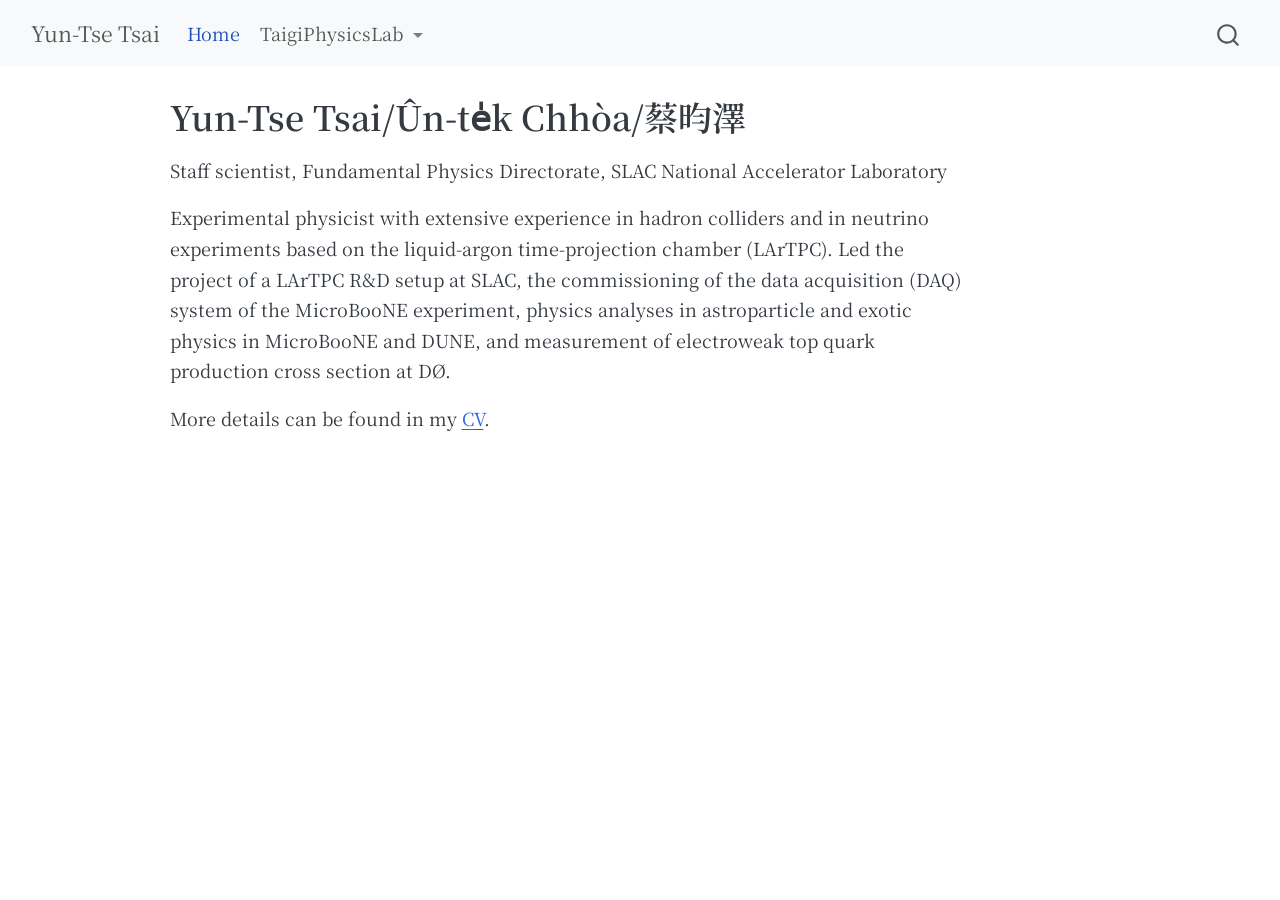
<file: index.html>
<!DOCTYPE html>
<html xmlns="http://www.w3.org/1999/xhtml" lang="en" xml:lang="en"><head>

<meta charset="utf-8">
<meta name="generator" content="quarto-1.9.38">

<meta name="viewport" content="width=device-width, initial-scale=1.0, user-scalable=yes">


<title>Yun-Tse Tsai/Ûn-te̍k Chhòa/蔡昀澤 – Yun-Tse Tsai</title>
<style>
/* Default styles provided by pandoc.
** See https://pandoc.org/MANUAL.html#variables-for-html for config info.
*/
code{white-space: pre-wrap;}
span.smallcaps{font-variant: small-caps;}
div.columns{display: flex; gap: min(4vw, 1.5em);}
div.column{flex: auto; overflow-x: auto;}
div.hanging-indent{margin-left: 1.5em; text-indent: -1.5em;}
ul.task-list{list-style: none;}
ul.task-list li input[type="checkbox"] {
  width: 0.8em;
  margin: 0 0.8em 0.2em -1em; /* quarto-specific, see https://github.com/quarto-dev/quarto-cli/issues/4556 */ 
  vertical-align: middle;
}
</style>


<script src="site_libs/quarto-nav/quarto-nav.js"></script>
<script src="site_libs/quarto-nav/headroom.min.js"></script>
<script src="site_libs/clipboard/clipboard.min.js"></script>
<script src="site_libs/quarto-search/autocomplete.umd.js"></script>
<script src="site_libs/quarto-search/fuse.min.js"></script>
<script src="site_libs/quarto-search/quarto-search.js"></script>
<meta name="quarto:offset" content="./">
<script src="site_libs/quarto-html/quarto.js" type="module"></script>
<script src="site_libs/quarto-html/tabsets/tabsets.js" type="module"></script>
<script src="site_libs/quarto-html/popper.min.js"></script>
<script src="site_libs/quarto-html/tippy.umd.min.js"></script>
<script src="site_libs/quarto-html/anchor.min.js"></script>
<link href="site_libs/quarto-html/tippy.css" rel="stylesheet">
<link href="site_libs/quarto-html/quarto-syntax-highlighting-15634bcf2e68342d4ad2dfa704d543f6.css" rel="stylesheet" id="quarto-text-highlighting-styles">
<script src="site_libs/bootstrap/bootstrap.min.js"></script>
<link href="site_libs/bootstrap/bootstrap-icons.css" rel="stylesheet">
<link href="site_libs/bootstrap/bootstrap-2f7979aa82995d478f4bcce6ed3bf4f7.min.css" rel="stylesheet" append-hash="true" id="quarto-bootstrap" data-mode="light">
<script id="quarto-search-options" type="application/json">{
  "location": "navbar",
  "copy-button": false,
  "collapse-after": 3,
  "panel-placement": "end",
  "type": "overlay",
  "limit": 50,
  "keyboard-shortcut": [
    "f",
    "/",
    "s"
  ],
  "show-item-context": false,
  "language": {
    "search-no-results-text": "No results",
    "search-matching-documents-text": "matching documents",
    "search-copy-link-title": "Copy link to search",
    "search-hide-matches-text": "Hide additional matches",
    "search-more-match-text": "more match in this document",
    "search-more-matches-text": "more matches in this document",
    "search-clear-button-title": "Clear",
    "search-text-placeholder": "",
    "search-detached-cancel-button-title": "Cancel",
    "search-submit-button-title": "Submit",
    "search-label": "Search"
  }
}</script>
<link href="https://fonts.googleapis.com/css2?family=Noto+Serif+TC:wght@300;400;500;600;700&amp;display=swap" rel="stylesheet">


<link rel="stylesheet" href="styles.css">
</head>

<body class="nav-fixed quarto-light">

<div id="quarto-search-results"></div>
  <header id="quarto-header" class="headroom fixed-top">
    <nav class="navbar navbar-expand-lg " data-bs-theme="dark">
      <div class="navbar-container container-fluid">
      <div class="navbar-brand-container mx-auto">
    <a class="navbar-brand" href="./index.html">
    <span class="navbar-title">Yun-Tse Tsai</span>
    </a>
  </div>
            <div id="quarto-search" class="" title="Search"></div>
          <button class="navbar-toggler" type="button" data-bs-toggle="collapse" data-bs-target="#navbarCollapse" aria-controls="navbarCollapse" role="menu" aria-expanded="false" aria-label="Toggle navigation" onclick="if (window.quartoToggleHeadroom) { window.quartoToggleHeadroom(); }">
  <span class="navbar-toggler-icon"></span>
</button>
          <div class="collapse navbar-collapse" id="navbarCollapse">
            <ul class="navbar-nav navbar-nav-scroll me-auto">
  <li class="nav-item">
    <a class="nav-link active" href="./index.html" aria-current="page"> 
<span class="menu-text">Home</span></a>
  </li>  
  <li class="nav-item dropdown ">
    <a class="nav-link dropdown-toggle" href="#" id="nav-menu-taigiphysicslab" role="link" data-bs-toggle="dropdown" aria-expanded="false">
 <span class="menu-text">TaigiPhysicsLab</span>
    </a>
    <ul class="dropdown-menu" aria-labelledby="nav-menu-taigiphysicslab">    
        <li>
    <a class="dropdown-item" href="./TaigiPhysicsLab/DUNE/index.html">
 <span class="dropdown-text">DUNE</span></a>
  </li>  
    </ul>
  </li>
</ul>
          </div> <!-- /navcollapse -->
            <div class="quarto-navbar-tools">
</div>
      </div> <!-- /container-fluid -->
    </nav>
</header>
<!-- content -->
<div id="quarto-content" class="quarto-container page-columns page-rows-contents page-layout-article page-navbar">
<!-- sidebar -->
<!-- margin-sidebar -->
    <div id="quarto-margin-sidebar" class="sidebar margin-sidebar zindex-bottom">
        
    </div>
<!-- main -->
<main class="content" id="quarto-document-content">

<header id="title-block-header" class="quarto-title-block default">
<div class="quarto-title">
<h1 class="title">Yun-Tse Tsai/Ûn-te̍k Chhòa/蔡昀澤</h1>
</div>



<div class="quarto-title-meta">

    
  
    
  </div>
  


</header>


<p>Staff scientist, Fundamental Physics Directorate, SLAC National Accelerator Laboratory</p>
<p>Experimental physicist with extensive experience in hadron colliders and in neutrino experiments based on the liquid-argon time-projection chamber (LArTPC). Led the project of a LArTPC R&amp;D setup at SLAC, the commissioning of the data acquisition (DAQ) system of the MicroBooNE experiment, physics analyses in astroparticle and exotic physics in MicroBooNE and DUNE, and measurement of electroweak top quark production cross section at DØ.</p>
<p>More details can be found in my <a href="assets/cv/Yun-Tse_Tsai_CV.pdf" target="_blank">CV</a>.</p>



</main> <!-- /main -->
<script id="quarto-html-after-body" type="application/javascript">
  window.document.addEventListener("DOMContentLoaded", function (event) {
    const icon = "";
    const anchorJS = new window.AnchorJS();
    anchorJS.options = {
      placement: 'right',
      icon: icon
    };
    anchorJS.add('.anchored');
    const isCodeAnnotation = (el) => {
      for (const clz of el.classList) {
        if (clz.startsWith('code-annotation-')) {                     
          return true;
        }
      }
      return false;
    }
    const onCopySuccess = function(e) {
      // button target
      const button = e.trigger;
      // don't keep focus
      button.blur();
      // flash "checked"
      button.classList.add('code-copy-button-checked');
      var currentTitle = button.getAttribute("title");
      button.setAttribute("title", "Copied!");
      let tooltip;
      if (window.bootstrap) {
        button.setAttribute("data-bs-toggle", "tooltip");
        button.setAttribute("data-bs-placement", "left");
        button.setAttribute("data-bs-title", "Copied!");
        tooltip = new bootstrap.Tooltip(button, 
          { trigger: "manual", 
            customClass: "code-copy-button-tooltip",
            offset: [0, -8]});
        tooltip.show();    
      }
      setTimeout(function() {
        if (tooltip) {
          tooltip.hide();
          button.removeAttribute("data-bs-title");
          button.removeAttribute("data-bs-toggle");
          button.removeAttribute("data-bs-placement");
        }
        button.setAttribute("title", currentTitle);
        button.classList.remove('code-copy-button-checked');
      }, 1000);
      // clear code selection
      e.clearSelection();
    }
    const getTextToCopy = function(trigger) {
      const outerScaffold = trigger.parentElement.cloneNode(true);
      const codeEl = outerScaffold.querySelector('code');
      for (const childEl of codeEl.children) {
        if (isCodeAnnotation(childEl)) {
          childEl.remove();
        }
      }
      return codeEl.innerText;
    }
    const clipboard = new window.ClipboardJS('.code-copy-button:not([data-in-quarto-modal])', {
      text: getTextToCopy
    });
    clipboard.on('success', onCopySuccess);
    if (window.document.getElementById('quarto-embedded-source-code-modal')) {
      const clipboardModal = new window.ClipboardJS('.code-copy-button[data-in-quarto-modal]', {
        text: getTextToCopy,
        container: window.document.getElementById('quarto-embedded-source-code-modal')
      });
      clipboardModal.on('success', onCopySuccess);
    }
      var localhostRegex = new RegExp(/^(?:http|https):\/\/localhost\:?[0-9]*\//);
      var mailtoRegex = new RegExp(/^mailto:/);
        var filterRegex = new RegExp("https:\/\/yuntsebaryon\.github\.io\/");
      var isInternal = (href) => {
          return filterRegex.test(href) || localhostRegex.test(href) || mailtoRegex.test(href);
      }
      // Inspect non-navigation links and adorn them if external
     var links = window.document.querySelectorAll('a[href]:not(.nav-link):not(.navbar-brand):not(.toc-action):not(.sidebar-link):not(.sidebar-item-toggle):not(.pagination-link):not(.no-external):not([aria-hidden]):not(.dropdown-item):not(.quarto-navigation-tool):not(.about-link)');
      for (var i=0; i<links.length; i++) {
        const link = links[i];
        if (!isInternal(link.href)) {
          // undo the damage that might have been done by quarto-nav.js in the case of
          // links that we want to consider external
          if (link.dataset.originalHref !== undefined) {
            link.href = link.dataset.originalHref;
          }
        }
      }
    function tippyHover(el, contentFn, onTriggerFn, onUntriggerFn) {
      const config = {
        allowHTML: true,
        maxWidth: 500,
        delay: 100,
        arrow: false,
        appendTo: function(el) {
            return el.parentElement;
        },
        interactive: true,
        interactiveBorder: 10,
        theme: 'quarto',
        placement: 'bottom-start',
      };
      if (contentFn) {
        config.content = contentFn;
      }
      if (onTriggerFn) {
        config.onTrigger = onTriggerFn;
      }
      if (onUntriggerFn) {
        config.onUntrigger = onUntriggerFn;
      }
      window.tippy(el, config); 
    }
    const noterefs = window.document.querySelectorAll('a[role="doc-noteref"]');
    for (var i=0; i<noterefs.length; i++) {
      const ref = noterefs[i];
      tippyHover(ref, function() {
        // use id or data attribute instead here
        let href = ref.getAttribute('data-footnote-href') || ref.getAttribute('href');
        try { href = new URL(href).hash; } catch {}
        const id = href.replace(/^#\/?/, "");
        const note = window.document.getElementById(id);
        if (note) {
          return note.innerHTML;
        } else {
          return "";
        }
      });
    }
    const xrefs = window.document.querySelectorAll('a.quarto-xref');
    const processXRef = (id, note) => {
      // Strip column container classes
      const stripColumnClz = (el) => {
        el.classList.remove("page-full", "page-columns");
        if (el.children) {
          for (const child of el.children) {
            stripColumnClz(child);
          }
        }
      }
      stripColumnClz(note)
      if (id === null || id.startsWith('sec-')) {
        // Special case sections, only their first couple elements
        const container = document.createElement("div");
        if (note.children && note.children.length > 2) {
          container.appendChild(note.children[0].cloneNode(true));
          for (let i = 1; i < note.children.length; i++) {
            const child = note.children[i];
            if (child.tagName === "P" && child.innerText === "") {
              continue;
            } else {
              container.appendChild(child.cloneNode(true));
              break;
            }
          }
          if (window.Quarto?.typesetMath) {
            window.Quarto.typesetMath(container);
          }
          return container.innerHTML
        } else {
          if (window.Quarto?.typesetMath) {
            window.Quarto.typesetMath(note);
          }
          return note.innerHTML;
        }
      } else {
        // Remove any anchor links if they are present
        const anchorLink = note.querySelector('a.anchorjs-link');
        if (anchorLink) {
          anchorLink.remove();
        }
        if (window.Quarto?.typesetMath) {
          window.Quarto.typesetMath(note);
        }
        if (note.classList.contains("callout")) {
          return note.outerHTML;
        } else {
          return note.innerHTML;
        }
      }
    }
    for (var i=0; i<xrefs.length; i++) {
      const xref = xrefs[i];
      tippyHover(xref, undefined, function(instance) {
        instance.disable();
        let url = xref.getAttribute('href');
        let hash = undefined; 
        if (url.startsWith('#')) {
          hash = url;
        } else {
          try { hash = new URL(url).hash; } catch {}
        }
        if (hash) {
          const id = hash.replace(/^#\/?/, "");
          const note = window.document.getElementById(id);
          if (note !== null) {
            try {
              const html = processXRef(id, note.cloneNode(true));
              instance.setContent(html);
            } finally {
              instance.enable();
              instance.show();
            }
          } else {
            // See if we can fetch this
            fetch(url.split('#')[0])
            .then(res => res.text())
            .then(html => {
              const parser = new DOMParser();
              const htmlDoc = parser.parseFromString(html, "text/html");
              const note = htmlDoc.getElementById(id);
              if (note !== null) {
                const html = processXRef(id, note);
                instance.setContent(html);
              } 
            }).finally(() => {
              instance.enable();
              instance.show();
            });
          }
        } else {
          // See if we can fetch a full url (with no hash to target)
          // This is a special case and we should probably do some content thinning / targeting
          fetch(url)
          .then(res => res.text())
          .then(html => {
            const parser = new DOMParser();
            const htmlDoc = parser.parseFromString(html, "text/html");
            const note = htmlDoc.querySelector('main.content');
            if (note !== null) {
              // This should only happen for chapter cross references
              // (since there is no id in the URL)
              // remove the first header
              if (note.children.length > 0 && note.children[0].tagName === "HEADER") {
                note.children[0].remove();
              }
              const html = processXRef(null, note);
              instance.setContent(html);
            } 
          }).finally(() => {
            instance.enable();
            instance.show();
          });
        }
      }, function(instance) {
      });
    }
        let selectedAnnoteEl;
        const selectorForAnnotation = ( cell, annotation) => {
          let cellAttr = 'data-code-cell="' + cell + '"';
          let lineAttr = 'data-code-annotation="' +  annotation + '"';
          const selector = 'span[' + cellAttr + '][' + lineAttr + ']';
          return selector;
        }
        const selectCodeLines = (annoteEl) => {
          const doc = window.document;
          const targetCell = annoteEl.getAttribute("data-target-cell");
          const targetAnnotation = annoteEl.getAttribute("data-target-annotation");
          const annoteSpan = window.document.querySelector(selectorForAnnotation(targetCell, targetAnnotation));
          const lines = annoteSpan.getAttribute("data-code-lines").split(",");
          const lineIds = lines.map((line) => {
            return targetCell + "-" + line;
          })
          let top = null;
          let height = null;
          let parent = null;
          if (lineIds.length > 0) {
              //compute the position of the single el (top and bottom and make a div)
              const el = window.document.getElementById(lineIds[0]);
              top = el.offsetTop;
              height = el.offsetHeight;
              parent = el.parentElement.parentElement;
            if (lineIds.length > 1) {
              const lastEl = window.document.getElementById(lineIds[lineIds.length - 1]);
              const bottom = lastEl.offsetTop + lastEl.offsetHeight;
              height = bottom - top;
            }
            if (top !== null && height !== null && parent !== null) {
              // cook up a div (if necessary) and position it 
              let div = window.document.getElementById("code-annotation-line-highlight");
              if (div === null) {
                div = window.document.createElement("div");
                div.setAttribute("id", "code-annotation-line-highlight");
                div.style.position = 'absolute';
                parent.appendChild(div);
              }
              div.style.top = top - 2 + "px";
              div.style.height = height + 4 + "px";
              div.style.left = 0;
              let gutterDiv = window.document.getElementById("code-annotation-line-highlight-gutter");
              if (gutterDiv === null) {
                gutterDiv = window.document.createElement("div");
                gutterDiv.setAttribute("id", "code-annotation-line-highlight-gutter");
                gutterDiv.style.position = 'absolute';
                const codeCell = window.document.getElementById(targetCell);
                const gutter = codeCell.querySelector('.code-annotation-gutter');
                gutter.appendChild(gutterDiv);
              }
              gutterDiv.style.top = top - 2 + "px";
              gutterDiv.style.height = height + 4 + "px";
            }
            selectedAnnoteEl = annoteEl;
          }
        };
        const unselectCodeLines = () => {
          const elementsIds = ["code-annotation-line-highlight", "code-annotation-line-highlight-gutter"];
          elementsIds.forEach((elId) => {
            const div = window.document.getElementById(elId);
            if (div) {
              div.remove();
            }
          });
          selectedAnnoteEl = undefined;
        };
          // Handle positioning of the toggle
      window.addEventListener(
        "resize",
        throttle(() => {
          elRect = undefined;
          if (selectedAnnoteEl) {
            selectCodeLines(selectedAnnoteEl);
          }
        }, 10)
      );
      function throttle(fn, ms) {
      let throttle = false;
      let timer;
        return (...args) => {
          if(!throttle) { // first call gets through
              fn.apply(this, args);
              throttle = true;
          } else { // all the others get throttled
              if(timer) clearTimeout(timer); // cancel #2
              timer = setTimeout(() => {
                fn.apply(this, args);
                timer = throttle = false;
              }, ms);
          }
        };
      }
        // Attach click handler to the DT
        const annoteDls = window.document.querySelectorAll('dt[data-target-cell]');
        for (const annoteDlNode of annoteDls) {
          annoteDlNode.addEventListener('click', (event) => {
            const clickedEl = event.target;
            if (clickedEl !== selectedAnnoteEl) {
              unselectCodeLines();
              const activeEl = window.document.querySelector('dt[data-target-cell].code-annotation-active');
              if (activeEl) {
                activeEl.classList.remove('code-annotation-active');
              }
              selectCodeLines(clickedEl);
              clickedEl.classList.add('code-annotation-active');
            } else {
              // Unselect the line
              unselectCodeLines();
              clickedEl.classList.remove('code-annotation-active');
            }
          });
        }
    const findCites = (el) => {
      const parentEl = el.parentElement;
      if (parentEl) {
        const cites = parentEl.dataset.cites;
        if (cites) {
          return {
            el,
            cites: cites.split(' ')
          };
        } else {
          return findCites(el.parentElement)
        }
      } else {
        return undefined;
      }
    };
    var bibliorefs = window.document.querySelectorAll('a[role="doc-biblioref"]');
    for (var i=0; i<bibliorefs.length; i++) {
      const ref = bibliorefs[i];
      const citeInfo = findCites(ref);
      if (citeInfo) {
        tippyHover(citeInfo.el, function() {
          var popup = window.document.createElement('div');
          citeInfo.cites.forEach(function(cite) {
            var citeDiv = window.document.createElement('div');
            citeDiv.classList.add('hanging-indent');
            citeDiv.classList.add('csl-entry');
            var biblioDiv = window.document.getElementById('ref-' + cite);
            if (biblioDiv) {
              citeDiv.innerHTML = biblioDiv.innerHTML;
            }
            popup.appendChild(citeDiv);
          });
          return popup.innerHTML;
        });
      }
    }
  });
  </script>
</div> <!-- /content -->




</body></html>
</file>
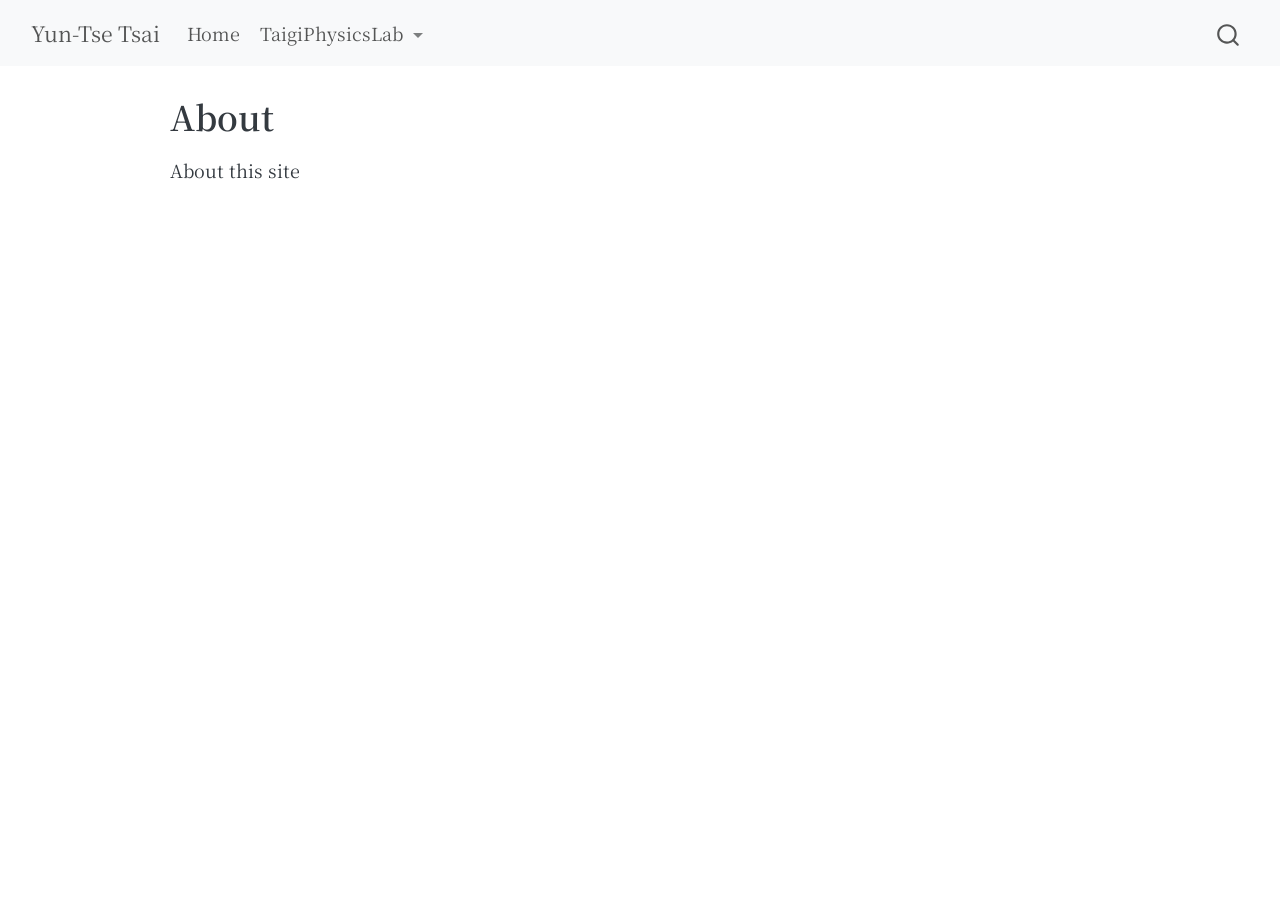
<file: about.html>
<!DOCTYPE html>
<html xmlns="http://www.w3.org/1999/xhtml" lang="en" xml:lang="en"><head>

<meta charset="utf-8">
<meta name="generator" content="quarto-1.9.38">

<meta name="viewport" content="width=device-width, initial-scale=1.0, user-scalable=yes">


<title>About – Yun-Tse Tsai</title>
<style>
/* Default styles provided by pandoc.
** See https://pandoc.org/MANUAL.html#variables-for-html for config info.
*/
code{white-space: pre-wrap;}
span.smallcaps{font-variant: small-caps;}
div.columns{display: flex; gap: min(4vw, 1.5em);}
div.column{flex: auto; overflow-x: auto;}
div.hanging-indent{margin-left: 1.5em; text-indent: -1.5em;}
ul.task-list{list-style: none;}
ul.task-list li input[type="checkbox"] {
  width: 0.8em;
  margin: 0 0.8em 0.2em -1em; /* quarto-specific, see https://github.com/quarto-dev/quarto-cli/issues/4556 */ 
  vertical-align: middle;
}
</style>


<script src="site_libs/quarto-nav/quarto-nav.js"></script>
<script src="site_libs/quarto-nav/headroom.min.js"></script>
<script src="site_libs/clipboard/clipboard.min.js"></script>
<script src="site_libs/quarto-search/autocomplete.umd.js"></script>
<script src="site_libs/quarto-search/fuse.min.js"></script>
<script src="site_libs/quarto-search/quarto-search.js"></script>
<meta name="quarto:offset" content="./">
<script src="site_libs/quarto-html/quarto.js" type="module"></script>
<script src="site_libs/quarto-html/tabsets/tabsets.js" type="module"></script>
<script src="site_libs/quarto-html/popper.min.js"></script>
<script src="site_libs/quarto-html/tippy.umd.min.js"></script>
<script src="site_libs/quarto-html/anchor.min.js"></script>
<link href="site_libs/quarto-html/tippy.css" rel="stylesheet">
<link href="site_libs/quarto-html/quarto-syntax-highlighting-15634bcf2e68342d4ad2dfa704d543f6.css" rel="stylesheet" id="quarto-text-highlighting-styles">
<script src="site_libs/bootstrap/bootstrap.min.js"></script>
<link href="site_libs/bootstrap/bootstrap-icons.css" rel="stylesheet">
<link href="site_libs/bootstrap/bootstrap-2f7979aa82995d478f4bcce6ed3bf4f7.min.css" rel="stylesheet" append-hash="true" id="quarto-bootstrap" data-mode="light">
<script id="quarto-search-options" type="application/json">{
  "location": "navbar",
  "copy-button": false,
  "collapse-after": 3,
  "panel-placement": "end",
  "type": "overlay",
  "limit": 50,
  "keyboard-shortcut": [
    "f",
    "/",
    "s"
  ],
  "show-item-context": false,
  "language": {
    "search-no-results-text": "No results",
    "search-matching-documents-text": "matching documents",
    "search-copy-link-title": "Copy link to search",
    "search-hide-matches-text": "Hide additional matches",
    "search-more-match-text": "more match in this document",
    "search-more-matches-text": "more matches in this document",
    "search-clear-button-title": "Clear",
    "search-text-placeholder": "",
    "search-detached-cancel-button-title": "Cancel",
    "search-submit-button-title": "Submit",
    "search-label": "Search"
  }
}</script>
<link href="https://fonts.googleapis.com/css2?family=Noto+Serif+TC:wght@300;400;500;600;700&amp;display=swap" rel="stylesheet">


<link rel="stylesheet" href="styles.css">
</head>

<body class="nav-fixed quarto-light">

<div id="quarto-search-results"></div>
  <header id="quarto-header" class="headroom fixed-top">
    <nav class="navbar navbar-expand-lg " data-bs-theme="dark">
      <div class="navbar-container container-fluid">
      <div class="navbar-brand-container mx-auto">
    <a class="navbar-brand" href="./index.html">
    <span class="navbar-title">Yun-Tse Tsai</span>
    </a>
  </div>
            <div id="quarto-search" class="" title="Search"></div>
          <button class="navbar-toggler" type="button" data-bs-toggle="collapse" data-bs-target="#navbarCollapse" aria-controls="navbarCollapse" role="menu" aria-expanded="false" aria-label="Toggle navigation" onclick="if (window.quartoToggleHeadroom) { window.quartoToggleHeadroom(); }">
  <span class="navbar-toggler-icon"></span>
</button>
          <div class="collapse navbar-collapse" id="navbarCollapse">
            <ul class="navbar-nav navbar-nav-scroll me-auto">
  <li class="nav-item">
    <a class="nav-link" href="./index.html"> 
<span class="menu-text">Home</span></a>
  </li>  
  <li class="nav-item dropdown ">
    <a class="nav-link dropdown-toggle" href="#" id="nav-menu-taigiphysicslab" role="link" data-bs-toggle="dropdown" aria-expanded="false">
 <span class="menu-text">TaigiPhysicsLab</span>
    </a>
    <ul class="dropdown-menu" aria-labelledby="nav-menu-taigiphysicslab">    
        <li>
    <a class="dropdown-item" href="./TaigiPhysicsLab/DUNE/index.html">
 <span class="dropdown-text">DUNE</span></a>
  </li>  
    </ul>
  </li>
</ul>
          </div> <!-- /navcollapse -->
            <div class="quarto-navbar-tools">
</div>
      </div> <!-- /container-fluid -->
    </nav>
</header>
<!-- content -->
<div id="quarto-content" class="quarto-container page-columns page-rows-contents page-layout-article page-navbar">
<!-- sidebar -->
<!-- margin-sidebar -->
    <div id="quarto-margin-sidebar" class="sidebar margin-sidebar zindex-bottom">
        
    </div>
<!-- main -->
<main class="content" id="quarto-document-content">

<header id="title-block-header" class="quarto-title-block default">
<div class="quarto-title">
<h1 class="title">About</h1>
</div>



<div class="quarto-title-meta">

    
  
    
  </div>
  


</header>


<p>About this site</p>



</main> <!-- /main -->
<script id="quarto-html-after-body" type="application/javascript">
  window.document.addEventListener("DOMContentLoaded", function (event) {
    const icon = "";
    const anchorJS = new window.AnchorJS();
    anchorJS.options = {
      placement: 'right',
      icon: icon
    };
    anchorJS.add('.anchored');
    const isCodeAnnotation = (el) => {
      for (const clz of el.classList) {
        if (clz.startsWith('code-annotation-')) {                     
          return true;
        }
      }
      return false;
    }
    const onCopySuccess = function(e) {
      // button target
      const button = e.trigger;
      // don't keep focus
      button.blur();
      // flash "checked"
      button.classList.add('code-copy-button-checked');
      var currentTitle = button.getAttribute("title");
      button.setAttribute("title", "Copied!");
      let tooltip;
      if (window.bootstrap) {
        button.setAttribute("data-bs-toggle", "tooltip");
        button.setAttribute("data-bs-placement", "left");
        button.setAttribute("data-bs-title", "Copied!");
        tooltip = new bootstrap.Tooltip(button, 
          { trigger: "manual", 
            customClass: "code-copy-button-tooltip",
            offset: [0, -8]});
        tooltip.show();    
      }
      setTimeout(function() {
        if (tooltip) {
          tooltip.hide();
          button.removeAttribute("data-bs-title");
          button.removeAttribute("data-bs-toggle");
          button.removeAttribute("data-bs-placement");
        }
        button.setAttribute("title", currentTitle);
        button.classList.remove('code-copy-button-checked');
      }, 1000);
      // clear code selection
      e.clearSelection();
    }
    const getTextToCopy = function(trigger) {
      const outerScaffold = trigger.parentElement.cloneNode(true);
      const codeEl = outerScaffold.querySelector('code');
      for (const childEl of codeEl.children) {
        if (isCodeAnnotation(childEl)) {
          childEl.remove();
        }
      }
      return codeEl.innerText;
    }
    const clipboard = new window.ClipboardJS('.code-copy-button:not([data-in-quarto-modal])', {
      text: getTextToCopy
    });
    clipboard.on('success', onCopySuccess);
    if (window.document.getElementById('quarto-embedded-source-code-modal')) {
      const clipboardModal = new window.ClipboardJS('.code-copy-button[data-in-quarto-modal]', {
        text: getTextToCopy,
        container: window.document.getElementById('quarto-embedded-source-code-modal')
      });
      clipboardModal.on('success', onCopySuccess);
    }
      var localhostRegex = new RegExp(/^(?:http|https):\/\/localhost\:?[0-9]*\//);
      var mailtoRegex = new RegExp(/^mailto:/);
        var filterRegex = new RegExp("https:\/\/yuntsebaryon\.github\.io\/");
      var isInternal = (href) => {
          return filterRegex.test(href) || localhostRegex.test(href) || mailtoRegex.test(href);
      }
      // Inspect non-navigation links and adorn them if external
     var links = window.document.querySelectorAll('a[href]:not(.nav-link):not(.navbar-brand):not(.toc-action):not(.sidebar-link):not(.sidebar-item-toggle):not(.pagination-link):not(.no-external):not([aria-hidden]):not(.dropdown-item):not(.quarto-navigation-tool):not(.about-link)');
      for (var i=0; i<links.length; i++) {
        const link = links[i];
        if (!isInternal(link.href)) {
          // undo the damage that might have been done by quarto-nav.js in the case of
          // links that we want to consider external
          if (link.dataset.originalHref !== undefined) {
            link.href = link.dataset.originalHref;
          }
        }
      }
    function tippyHover(el, contentFn, onTriggerFn, onUntriggerFn) {
      const config = {
        allowHTML: true,
        maxWidth: 500,
        delay: 100,
        arrow: false,
        appendTo: function(el) {
            return el.parentElement;
        },
        interactive: true,
        interactiveBorder: 10,
        theme: 'quarto',
        placement: 'bottom-start',
      };
      if (contentFn) {
        config.content = contentFn;
      }
      if (onTriggerFn) {
        config.onTrigger = onTriggerFn;
      }
      if (onUntriggerFn) {
        config.onUntrigger = onUntriggerFn;
      }
      window.tippy(el, config); 
    }
    const noterefs = window.document.querySelectorAll('a[role="doc-noteref"]');
    for (var i=0; i<noterefs.length; i++) {
      const ref = noterefs[i];
      tippyHover(ref, function() {
        // use id or data attribute instead here
        let href = ref.getAttribute('data-footnote-href') || ref.getAttribute('href');
        try { href = new URL(href).hash; } catch {}
        const id = href.replace(/^#\/?/, "");
        const note = window.document.getElementById(id);
        if (note) {
          return note.innerHTML;
        } else {
          return "";
        }
      });
    }
    const xrefs = window.document.querySelectorAll('a.quarto-xref');
    const processXRef = (id, note) => {
      // Strip column container classes
      const stripColumnClz = (el) => {
        el.classList.remove("page-full", "page-columns");
        if (el.children) {
          for (const child of el.children) {
            stripColumnClz(child);
          }
        }
      }
      stripColumnClz(note)
      if (id === null || id.startsWith('sec-')) {
        // Special case sections, only their first couple elements
        const container = document.createElement("div");
        if (note.children && note.children.length > 2) {
          container.appendChild(note.children[0].cloneNode(true));
          for (let i = 1; i < note.children.length; i++) {
            const child = note.children[i];
            if (child.tagName === "P" && child.innerText === "") {
              continue;
            } else {
              container.appendChild(child.cloneNode(true));
              break;
            }
          }
          if (window.Quarto?.typesetMath) {
            window.Quarto.typesetMath(container);
          }
          return container.innerHTML
        } else {
          if (window.Quarto?.typesetMath) {
            window.Quarto.typesetMath(note);
          }
          return note.innerHTML;
        }
      } else {
        // Remove any anchor links if they are present
        const anchorLink = note.querySelector('a.anchorjs-link');
        if (anchorLink) {
          anchorLink.remove();
        }
        if (window.Quarto?.typesetMath) {
          window.Quarto.typesetMath(note);
        }
        if (note.classList.contains("callout")) {
          return note.outerHTML;
        } else {
          return note.innerHTML;
        }
      }
    }
    for (var i=0; i<xrefs.length; i++) {
      const xref = xrefs[i];
      tippyHover(xref, undefined, function(instance) {
        instance.disable();
        let url = xref.getAttribute('href');
        let hash = undefined; 
        if (url.startsWith('#')) {
          hash = url;
        } else {
          try { hash = new URL(url).hash; } catch {}
        }
        if (hash) {
          const id = hash.replace(/^#\/?/, "");
          const note = window.document.getElementById(id);
          if (note !== null) {
            try {
              const html = processXRef(id, note.cloneNode(true));
              instance.setContent(html);
            } finally {
              instance.enable();
              instance.show();
            }
          } else {
            // See if we can fetch this
            fetch(url.split('#')[0])
            .then(res => res.text())
            .then(html => {
              const parser = new DOMParser();
              const htmlDoc = parser.parseFromString(html, "text/html");
              const note = htmlDoc.getElementById(id);
              if (note !== null) {
                const html = processXRef(id, note);
                instance.setContent(html);
              } 
            }).finally(() => {
              instance.enable();
              instance.show();
            });
          }
        } else {
          // See if we can fetch a full url (with no hash to target)
          // This is a special case and we should probably do some content thinning / targeting
          fetch(url)
          .then(res => res.text())
          .then(html => {
            const parser = new DOMParser();
            const htmlDoc = parser.parseFromString(html, "text/html");
            const note = htmlDoc.querySelector('main.content');
            if (note !== null) {
              // This should only happen for chapter cross references
              // (since there is no id in the URL)
              // remove the first header
              if (note.children.length > 0 && note.children[0].tagName === "HEADER") {
                note.children[0].remove();
              }
              const html = processXRef(null, note);
              instance.setContent(html);
            } 
          }).finally(() => {
            instance.enable();
            instance.show();
          });
        }
      }, function(instance) {
      });
    }
        let selectedAnnoteEl;
        const selectorForAnnotation = ( cell, annotation) => {
          let cellAttr = 'data-code-cell="' + cell + '"';
          let lineAttr = 'data-code-annotation="' +  annotation + '"';
          const selector = 'span[' + cellAttr + '][' + lineAttr + ']';
          return selector;
        }
        const selectCodeLines = (annoteEl) => {
          const doc = window.document;
          const targetCell = annoteEl.getAttribute("data-target-cell");
          const targetAnnotation = annoteEl.getAttribute("data-target-annotation");
          const annoteSpan = window.document.querySelector(selectorForAnnotation(targetCell, targetAnnotation));
          const lines = annoteSpan.getAttribute("data-code-lines").split(",");
          const lineIds = lines.map((line) => {
            return targetCell + "-" + line;
          })
          let top = null;
          let height = null;
          let parent = null;
          if (lineIds.length > 0) {
              //compute the position of the single el (top and bottom and make a div)
              const el = window.document.getElementById(lineIds[0]);
              top = el.offsetTop;
              height = el.offsetHeight;
              parent = el.parentElement.parentElement;
            if (lineIds.length > 1) {
              const lastEl = window.document.getElementById(lineIds[lineIds.length - 1]);
              const bottom = lastEl.offsetTop + lastEl.offsetHeight;
              height = bottom - top;
            }
            if (top !== null && height !== null && parent !== null) {
              // cook up a div (if necessary) and position it 
              let div = window.document.getElementById("code-annotation-line-highlight");
              if (div === null) {
                div = window.document.createElement("div");
                div.setAttribute("id", "code-annotation-line-highlight");
                div.style.position = 'absolute';
                parent.appendChild(div);
              }
              div.style.top = top - 2 + "px";
              div.style.height = height + 4 + "px";
              div.style.left = 0;
              let gutterDiv = window.document.getElementById("code-annotation-line-highlight-gutter");
              if (gutterDiv === null) {
                gutterDiv = window.document.createElement("div");
                gutterDiv.setAttribute("id", "code-annotation-line-highlight-gutter");
                gutterDiv.style.position = 'absolute';
                const codeCell = window.document.getElementById(targetCell);
                const gutter = codeCell.querySelector('.code-annotation-gutter');
                gutter.appendChild(gutterDiv);
              }
              gutterDiv.style.top = top - 2 + "px";
              gutterDiv.style.height = height + 4 + "px";
            }
            selectedAnnoteEl = annoteEl;
          }
        };
        const unselectCodeLines = () => {
          const elementsIds = ["code-annotation-line-highlight", "code-annotation-line-highlight-gutter"];
          elementsIds.forEach((elId) => {
            const div = window.document.getElementById(elId);
            if (div) {
              div.remove();
            }
          });
          selectedAnnoteEl = undefined;
        };
          // Handle positioning of the toggle
      window.addEventListener(
        "resize",
        throttle(() => {
          elRect = undefined;
          if (selectedAnnoteEl) {
            selectCodeLines(selectedAnnoteEl);
          }
        }, 10)
      );
      function throttle(fn, ms) {
      let throttle = false;
      let timer;
        return (...args) => {
          if(!throttle) { // first call gets through
              fn.apply(this, args);
              throttle = true;
          } else { // all the others get throttled
              if(timer) clearTimeout(timer); // cancel #2
              timer = setTimeout(() => {
                fn.apply(this, args);
                timer = throttle = false;
              }, ms);
          }
        };
      }
        // Attach click handler to the DT
        const annoteDls = window.document.querySelectorAll('dt[data-target-cell]');
        for (const annoteDlNode of annoteDls) {
          annoteDlNode.addEventListener('click', (event) => {
            const clickedEl = event.target;
            if (clickedEl !== selectedAnnoteEl) {
              unselectCodeLines();
              const activeEl = window.document.querySelector('dt[data-target-cell].code-annotation-active');
              if (activeEl) {
                activeEl.classList.remove('code-annotation-active');
              }
              selectCodeLines(clickedEl);
              clickedEl.classList.add('code-annotation-active');
            } else {
              // Unselect the line
              unselectCodeLines();
              clickedEl.classList.remove('code-annotation-active');
            }
          });
        }
    const findCites = (el) => {
      const parentEl = el.parentElement;
      if (parentEl) {
        const cites = parentEl.dataset.cites;
        if (cites) {
          return {
            el,
            cites: cites.split(' ')
          };
        } else {
          return findCites(el.parentElement)
        }
      } else {
        return undefined;
      }
    };
    var bibliorefs = window.document.querySelectorAll('a[role="doc-biblioref"]');
    for (var i=0; i<bibliorefs.length; i++) {
      const ref = bibliorefs[i];
      const citeInfo = findCites(ref);
      if (citeInfo) {
        tippyHover(citeInfo.el, function() {
          var popup = window.document.createElement('div');
          citeInfo.cites.forEach(function(cite) {
            var citeDiv = window.document.createElement('div');
            citeDiv.classList.add('hanging-indent');
            citeDiv.classList.add('csl-entry');
            var biblioDiv = window.document.getElementById('ref-' + cite);
            if (biblioDiv) {
              citeDiv.innerHTML = biblioDiv.innerHTML;
            }
            popup.appendChild(citeDiv);
          });
          return popup.innerHTML;
        });
      }
    }
  });
  </script>
</div> <!-- /content -->




</body></html>
</file>
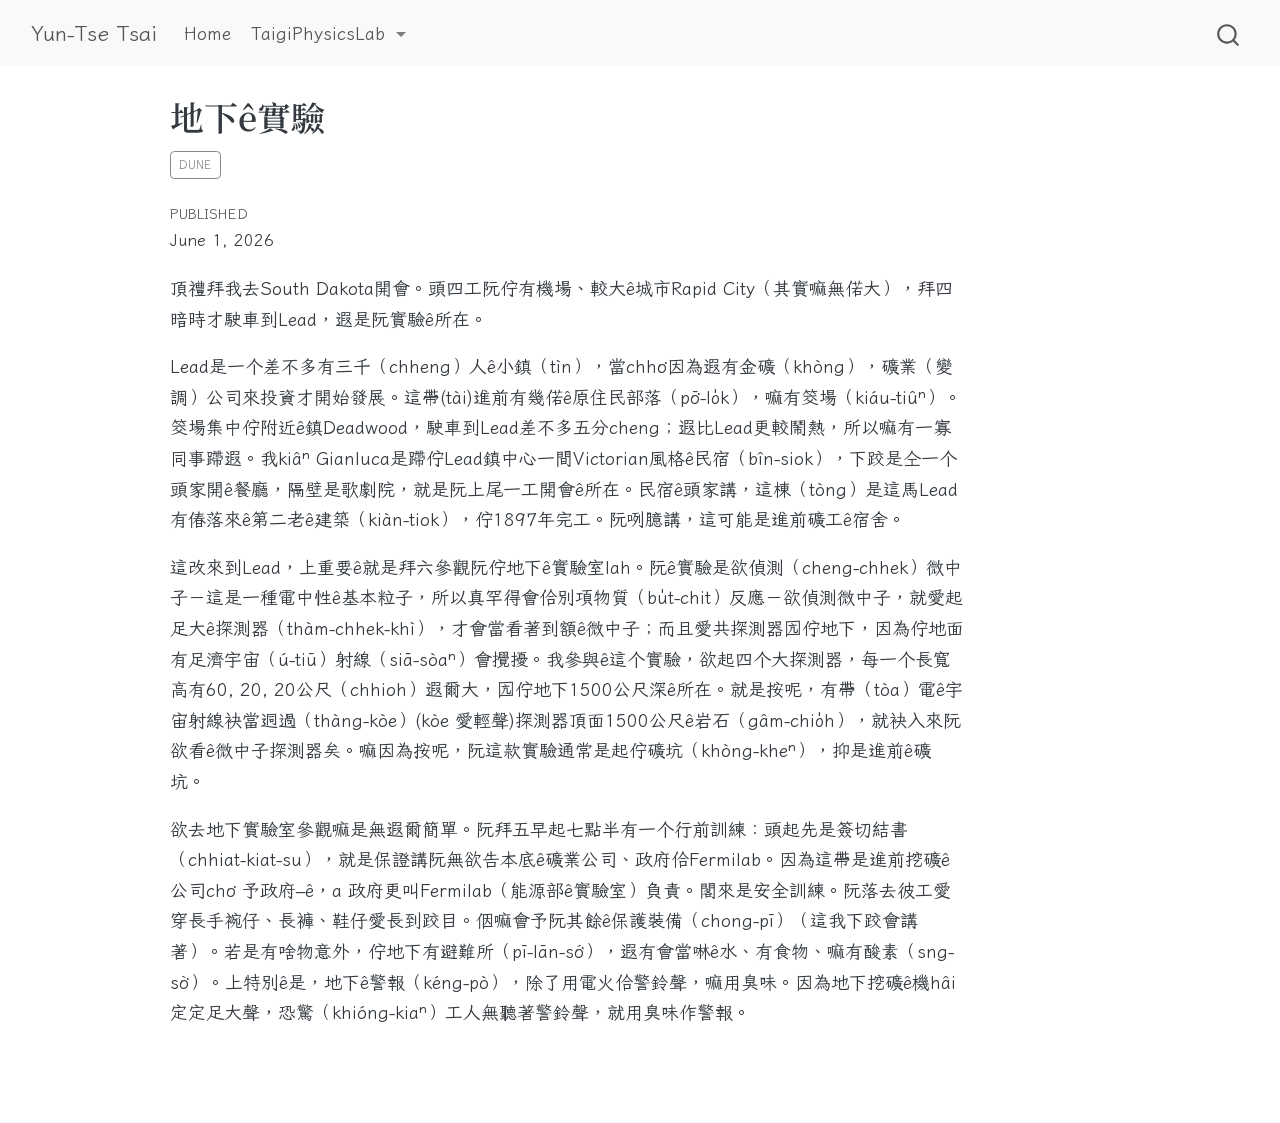
<file: TaigiPhysicsLab/DUNE/Te7-ha7-e5-sit8-giam7.html>
<!DOCTYPE html>
<html xmlns="http://www.w3.org/1999/xhtml" lang="en" xml:lang="en"><head>

<meta charset="utf-8">
<meta name="generator" content="quarto-1.9.38">

<meta name="viewport" content="width=device-width, initial-scale=1.0, user-scalable=yes">

<meta name="dcterms.date" content="2026-06-01">

<title>地下ê實驗 – Yun-Tse Tsai</title>
<style>
/* Default styles provided by pandoc.
** See https://pandoc.org/MANUAL.html#variables-for-html for config info.
*/
code{white-space: pre-wrap;}
span.smallcaps{font-variant: small-caps;}
div.columns{display: flex; gap: min(4vw, 1.5em);}
div.column{flex: auto; overflow-x: auto;}
div.hanging-indent{margin-left: 1.5em; text-indent: -1.5em;}
ul.task-list{list-style: none;}
ul.task-list li input[type="checkbox"] {
  width: 0.8em;
  margin: 0 0.8em 0.2em -1em; /* quarto-specific, see https://github.com/quarto-dev/quarto-cli/issues/4556 */ 
  vertical-align: middle;
}
</style>


<script src="../../site_libs/quarto-nav/quarto-nav.js"></script>
<script src="../../site_libs/quarto-nav/headroom.min.js"></script>
<script src="../../site_libs/clipboard/clipboard.min.js"></script>
<script src="../../site_libs/quarto-search/autocomplete.umd.js"></script>
<script src="../../site_libs/quarto-search/fuse.min.js"></script>
<script src="../../site_libs/quarto-search/quarto-search.js"></script>
<meta name="quarto:offset" content="../../">
<script src="../../site_libs/quarto-html/quarto.js" type="module"></script>
<script src="../../site_libs/quarto-html/tabsets/tabsets.js" type="module"></script>
<script src="../../site_libs/quarto-html/popper.min.js"></script>
<script src="../../site_libs/quarto-html/tippy.umd.min.js"></script>
<script src="../../site_libs/quarto-html/anchor.min.js"></script>
<link href="../../site_libs/quarto-html/tippy.css" rel="stylesheet">
<link href="../../site_libs/quarto-html/quarto-syntax-highlighting-15634bcf2e68342d4ad2dfa704d543f6.css" rel="stylesheet" id="quarto-text-highlighting-styles">
<script src="../../site_libs/bootstrap/bootstrap.min.js"></script>
<link href="../../site_libs/bootstrap/bootstrap-icons.css" rel="stylesheet">
<link href="../../site_libs/bootstrap/bootstrap-2f7979aa82995d478f4bcce6ed3bf4f7.min.css" rel="stylesheet" append-hash="true" id="quarto-bootstrap" data-mode="light">
<script id="quarto-search-options" type="application/json">{
  "location": "navbar",
  "copy-button": false,
  "collapse-after": 3,
  "panel-placement": "end",
  "type": "overlay",
  "limit": 50,
  "keyboard-shortcut": [
    "f",
    "/",
    "s"
  ],
  "show-item-context": false,
  "language": {
    "search-no-results-text": "No results",
    "search-matching-documents-text": "matching documents",
    "search-copy-link-title": "Copy link to search",
    "search-hide-matches-text": "Hide additional matches",
    "search-more-match-text": "more match in this document",
    "search-more-matches-text": "more matches in this document",
    "search-clear-button-title": "Clear",
    "search-text-placeholder": "",
    "search-detached-cancel-button-title": "Cancel",
    "search-submit-button-title": "Submit",
    "search-label": "Search"
  }
}</script>
<link href="https://fonts.googleapis.com/css2?family=Noto+Serif+TC:wght@300;400;500;600;700&amp;display=swap" rel="stylesheet">


<link rel="stylesheet" href="../../styles.css">
<link rel="stylesheet" href="../../assets/css/taigi-font.css">
</head>

<body class="nav-fixed quarto-light">

<div id="quarto-search-results"></div>
  <header id="quarto-header" class="headroom fixed-top">
    <nav class="navbar navbar-expand-lg " data-bs-theme="dark">
      <div class="navbar-container container-fluid">
      <div class="navbar-brand-container mx-auto">
    <a class="navbar-brand" href="../../index.html">
    <span class="navbar-title">Yun-Tse Tsai</span>
    </a>
  </div>
            <div id="quarto-search" class="" title="Search"></div>
          <button class="navbar-toggler" type="button" data-bs-toggle="collapse" data-bs-target="#navbarCollapse" aria-controls="navbarCollapse" role="menu" aria-expanded="false" aria-label="Toggle navigation" onclick="if (window.quartoToggleHeadroom) { window.quartoToggleHeadroom(); }">
  <span class="navbar-toggler-icon"></span>
</button>
          <div class="collapse navbar-collapse" id="navbarCollapse">
            <ul class="navbar-nav navbar-nav-scroll me-auto">
  <li class="nav-item">
    <a class="nav-link" href="../../index.html"> 
<span class="menu-text">Home</span></a>
  </li>  
  <li class="nav-item dropdown ">
    <a class="nav-link dropdown-toggle" href="#" id="nav-menu-taigiphysicslab" role="link" data-bs-toggle="dropdown" aria-expanded="false">
 <span class="menu-text">TaigiPhysicsLab</span>
    </a>
    <ul class="dropdown-menu" aria-labelledby="nav-menu-taigiphysicslab">    
        <li>
    <a class="dropdown-item" href="../../TaigiPhysicsLab/DUNE/index.html">
 <span class="dropdown-text">DUNE</span></a>
  </li>  
    </ul>
  </li>
</ul>
          </div> <!-- /navcollapse -->
            <div class="quarto-navbar-tools">
</div>
      </div> <!-- /container-fluid -->
    </nav>
</header>
<!-- content -->
<div id="quarto-content" class="quarto-container page-columns page-rows-contents page-layout-article page-navbar">
<!-- sidebar -->
<!-- margin-sidebar -->
    <div id="quarto-margin-sidebar" class="sidebar margin-sidebar zindex-bottom">
        
    </div>
<!-- main -->
<main class="content" id="quarto-document-content">

<header id="title-block-header" class="quarto-title-block default">
<div class="quarto-title">
<h1 class="title">地下ê實驗</h1>
  <div class="quarto-categories">
    <div class="quarto-category">DUNE</div>
  </div>
  </div>



<div class="quarto-title-meta">

    
    <div>
    <div class="quarto-title-meta-heading">Published</div>
    <div class="quarto-title-meta-contents">
      <p class="date">June 1, 2026</p>
    </div>
  </div>
  
    
  </div>
  


</header>


<p>頂禮拜我去South Dakota開會。頭四工阮佇有機場、較大ê城市Rapid City（其實嘛無偌大），拜四暗時才駛車到Lead，遐是阮實驗ê所在。</p>
<p>Lead是一个差不多有三千（chheng）人ê小鎮（tìn），當chho͘因為遐有金礦（khòng），礦業（變調）公司來投資才開始發展。這帶(tài)進前有幾偌ê原住民部落（pō͘-lo̍k），嘛有筊場（kiáu-tiûⁿ）。筊場集中佇附近ê鎮Deadwood，駛車到Lead差不多五分cheng；遐比Lead更較鬧熱，所以嘛有一寡同事蹛遐。我kiâⁿ Gianluca是蹛佇Lead鎮中心一間Victorian風格ê民宿（bîn-siok），下跤是仝一个頭家開ê餐廳，隔壁是歌劇院，就是阮上尾一工開會ê所在。民宿ê頭家講，這棟（tòng）是這馬Lead有偆落來ê第二老ê建築（kiàn-tiok），佇1897年完工。阮咧臆講，這可能是進前礦工ê宿舍。</p>
<p>這改來到Lead，上重要ê就是拜六參觀阮佇地下ê實驗室lah。阮ê實驗是欲偵測（cheng-chhek）微中子－這是一種電中性ê基本粒子，所以真罕得會佮別項物質（bu̍t-chit）反應－欲偵測微中子，就愛起足大ê探測器（thàm-chhek-khì），才會當看著到額ê微中子；而且愛共探測器囥佇地下，因為佇地面有足濟宇宙（ú-tiū）射線（siā-sòaⁿ）會攪擾。我參與ê這个實驗，欲起四个大探測器，每一个長寬高有60, 20, 20公尺（chhioh）遐爾大，囥佇地下1500公尺深ê所在。就是按呢，有帶（tòa）電ê宇宙射線袂當迵過（thàng-kòe）(kòe 愛輕聲)探測器頂面1500公尺ê岩石（gâm-chio̍h），就袂入來阮欲看ê微中子探測器矣。嘛因為按呢，阮這款實驗通常是起佇礦坑（khòng-kheⁿ），抑是進前ê礦坑。</p>
<p>欲去地下實驗室參觀嘛是無遐爾簡單。阮拜五早起七點半有一个行前訓練：頭起先是簽切結書（chhiat-kiat-su），就是保證講阮無欲告本底ê礦業公司、政府佮Fermilab。因為這帶是進前挖礦ê公司cho͘ 予政府–ê，a 政府更叫Fermilab（能源部ê實驗室）負責。閣來是安全訓練。阮落去彼工愛穿長手䘼仔、長褲、鞋仔愛長到跤目。𪜶嘛會予阮其餘ê保護裝備（chong-pī）（這我下跤會講著）。若是有啥物意外，佇地下有避難所（pī-lān-só͘），遐有會當啉ê水、有食物、嘛有酸素（sng-sò͘）。上特別ê是，地下ê警報（kéng-pò），除了用電火佮警鈴聲，嘛用臭味。因為地下挖礦ê機hâi 定定足大聲，恐驚（khióng-kiaⁿ）工人無聽著警鈴聲，就用臭味作警報。</p>



</main> <!-- /main -->
<script id="quarto-html-after-body" type="application/javascript">
  window.document.addEventListener("DOMContentLoaded", function (event) {
    const icon = "";
    const anchorJS = new window.AnchorJS();
    anchorJS.options = {
      placement: 'right',
      icon: icon
    };
    anchorJS.add('.anchored');
    const isCodeAnnotation = (el) => {
      for (const clz of el.classList) {
        if (clz.startsWith('code-annotation-')) {                     
          return true;
        }
      }
      return false;
    }
    const onCopySuccess = function(e) {
      // button target
      const button = e.trigger;
      // don't keep focus
      button.blur();
      // flash "checked"
      button.classList.add('code-copy-button-checked');
      var currentTitle = button.getAttribute("title");
      button.setAttribute("title", "Copied!");
      let tooltip;
      if (window.bootstrap) {
        button.setAttribute("data-bs-toggle", "tooltip");
        button.setAttribute("data-bs-placement", "left");
        button.setAttribute("data-bs-title", "Copied!");
        tooltip = new bootstrap.Tooltip(button, 
          { trigger: "manual", 
            customClass: "code-copy-button-tooltip",
            offset: [0, -8]});
        tooltip.show();    
      }
      setTimeout(function() {
        if (tooltip) {
          tooltip.hide();
          button.removeAttribute("data-bs-title");
          button.removeAttribute("data-bs-toggle");
          button.removeAttribute("data-bs-placement");
        }
        button.setAttribute("title", currentTitle);
        button.classList.remove('code-copy-button-checked');
      }, 1000);
      // clear code selection
      e.clearSelection();
    }
    const getTextToCopy = function(trigger) {
      const outerScaffold = trigger.parentElement.cloneNode(true);
      const codeEl = outerScaffold.querySelector('code');
      for (const childEl of codeEl.children) {
        if (isCodeAnnotation(childEl)) {
          childEl.remove();
        }
      }
      return codeEl.innerText;
    }
    const clipboard = new window.ClipboardJS('.code-copy-button:not([data-in-quarto-modal])', {
      text: getTextToCopy
    });
    clipboard.on('success', onCopySuccess);
    if (window.document.getElementById('quarto-embedded-source-code-modal')) {
      const clipboardModal = new window.ClipboardJS('.code-copy-button[data-in-quarto-modal]', {
        text: getTextToCopy,
        container: window.document.getElementById('quarto-embedded-source-code-modal')
      });
      clipboardModal.on('success', onCopySuccess);
    }
      var localhostRegex = new RegExp(/^(?:http|https):\/\/localhost\:?[0-9]*\//);
      var mailtoRegex = new RegExp(/^mailto:/);
        var filterRegex = new RegExp("https:\/\/yuntsebaryon\.github\.io\/");
      var isInternal = (href) => {
          return filterRegex.test(href) || localhostRegex.test(href) || mailtoRegex.test(href);
      }
      // Inspect non-navigation links and adorn them if external
     var links = window.document.querySelectorAll('a[href]:not(.nav-link):not(.navbar-brand):not(.toc-action):not(.sidebar-link):not(.sidebar-item-toggle):not(.pagination-link):not(.no-external):not([aria-hidden]):not(.dropdown-item):not(.quarto-navigation-tool):not(.about-link)');
      for (var i=0; i<links.length; i++) {
        const link = links[i];
        if (!isInternal(link.href)) {
          // undo the damage that might have been done by quarto-nav.js in the case of
          // links that we want to consider external
          if (link.dataset.originalHref !== undefined) {
            link.href = link.dataset.originalHref;
          }
        }
      }
    function tippyHover(el, contentFn, onTriggerFn, onUntriggerFn) {
      const config = {
        allowHTML: true,
        maxWidth: 500,
        delay: 100,
        arrow: false,
        appendTo: function(el) {
            return el.parentElement;
        },
        interactive: true,
        interactiveBorder: 10,
        theme: 'quarto',
        placement: 'bottom-start',
      };
      if (contentFn) {
        config.content = contentFn;
      }
      if (onTriggerFn) {
        config.onTrigger = onTriggerFn;
      }
      if (onUntriggerFn) {
        config.onUntrigger = onUntriggerFn;
      }
      window.tippy(el, config); 
    }
    const noterefs = window.document.querySelectorAll('a[role="doc-noteref"]');
    for (var i=0; i<noterefs.length; i++) {
      const ref = noterefs[i];
      tippyHover(ref, function() {
        // use id or data attribute instead here
        let href = ref.getAttribute('data-footnote-href') || ref.getAttribute('href');
        try { href = new URL(href).hash; } catch {}
        const id = href.replace(/^#\/?/, "");
        const note = window.document.getElementById(id);
        if (note) {
          return note.innerHTML;
        } else {
          return "";
        }
      });
    }
    const xrefs = window.document.querySelectorAll('a.quarto-xref');
    const processXRef = (id, note) => {
      // Strip column container classes
      const stripColumnClz = (el) => {
        el.classList.remove("page-full", "page-columns");
        if (el.children) {
          for (const child of el.children) {
            stripColumnClz(child);
          }
        }
      }
      stripColumnClz(note)
      if (id === null || id.startsWith('sec-')) {
        // Special case sections, only their first couple elements
        const container = document.createElement("div");
        if (note.children && note.children.length > 2) {
          container.appendChild(note.children[0].cloneNode(true));
          for (let i = 1; i < note.children.length; i++) {
            const child = note.children[i];
            if (child.tagName === "P" && child.innerText === "") {
              continue;
            } else {
              container.appendChild(child.cloneNode(true));
              break;
            }
          }
          if (window.Quarto?.typesetMath) {
            window.Quarto.typesetMath(container);
          }
          return container.innerHTML
        } else {
          if (window.Quarto?.typesetMath) {
            window.Quarto.typesetMath(note);
          }
          return note.innerHTML;
        }
      } else {
        // Remove any anchor links if they are present
        const anchorLink = note.querySelector('a.anchorjs-link');
        if (anchorLink) {
          anchorLink.remove();
        }
        if (window.Quarto?.typesetMath) {
          window.Quarto.typesetMath(note);
        }
        if (note.classList.contains("callout")) {
          return note.outerHTML;
        } else {
          return note.innerHTML;
        }
      }
    }
    for (var i=0; i<xrefs.length; i++) {
      const xref = xrefs[i];
      tippyHover(xref, undefined, function(instance) {
        instance.disable();
        let url = xref.getAttribute('href');
        let hash = undefined; 
        if (url.startsWith('#')) {
          hash = url;
        } else {
          try { hash = new URL(url).hash; } catch {}
        }
        if (hash) {
          const id = hash.replace(/^#\/?/, "");
          const note = window.document.getElementById(id);
          if (note !== null) {
            try {
              const html = processXRef(id, note.cloneNode(true));
              instance.setContent(html);
            } finally {
              instance.enable();
              instance.show();
            }
          } else {
            // See if we can fetch this
            fetch(url.split('#')[0])
            .then(res => res.text())
            .then(html => {
              const parser = new DOMParser();
              const htmlDoc = parser.parseFromString(html, "text/html");
              const note = htmlDoc.getElementById(id);
              if (note !== null) {
                const html = processXRef(id, note);
                instance.setContent(html);
              } 
            }).finally(() => {
              instance.enable();
              instance.show();
            });
          }
        } else {
          // See if we can fetch a full url (with no hash to target)
          // This is a special case and we should probably do some content thinning / targeting
          fetch(url)
          .then(res => res.text())
          .then(html => {
            const parser = new DOMParser();
            const htmlDoc = parser.parseFromString(html, "text/html");
            const note = htmlDoc.querySelector('main.content');
            if (note !== null) {
              // This should only happen for chapter cross references
              // (since there is no id in the URL)
              // remove the first header
              if (note.children.length > 0 && note.children[0].tagName === "HEADER") {
                note.children[0].remove();
              }
              const html = processXRef(null, note);
              instance.setContent(html);
            } 
          }).finally(() => {
            instance.enable();
            instance.show();
          });
        }
      }, function(instance) {
      });
    }
        let selectedAnnoteEl;
        const selectorForAnnotation = ( cell, annotation) => {
          let cellAttr = 'data-code-cell="' + cell + '"';
          let lineAttr = 'data-code-annotation="' +  annotation + '"';
          const selector = 'span[' + cellAttr + '][' + lineAttr + ']';
          return selector;
        }
        const selectCodeLines = (annoteEl) => {
          const doc = window.document;
          const targetCell = annoteEl.getAttribute("data-target-cell");
          const targetAnnotation = annoteEl.getAttribute("data-target-annotation");
          const annoteSpan = window.document.querySelector(selectorForAnnotation(targetCell, targetAnnotation));
          const lines = annoteSpan.getAttribute("data-code-lines").split(",");
          const lineIds = lines.map((line) => {
            return targetCell + "-" + line;
          })
          let top = null;
          let height = null;
          let parent = null;
          if (lineIds.length > 0) {
              //compute the position of the single el (top and bottom and make a div)
              const el = window.document.getElementById(lineIds[0]);
              top = el.offsetTop;
              height = el.offsetHeight;
              parent = el.parentElement.parentElement;
            if (lineIds.length > 1) {
              const lastEl = window.document.getElementById(lineIds[lineIds.length - 1]);
              const bottom = lastEl.offsetTop + lastEl.offsetHeight;
              height = bottom - top;
            }
            if (top !== null && height !== null && parent !== null) {
              // cook up a div (if necessary) and position it 
              let div = window.document.getElementById("code-annotation-line-highlight");
              if (div === null) {
                div = window.document.createElement("div");
                div.setAttribute("id", "code-annotation-line-highlight");
                div.style.position = 'absolute';
                parent.appendChild(div);
              }
              div.style.top = top - 2 + "px";
              div.style.height = height + 4 + "px";
              div.style.left = 0;
              let gutterDiv = window.document.getElementById("code-annotation-line-highlight-gutter");
              if (gutterDiv === null) {
                gutterDiv = window.document.createElement("div");
                gutterDiv.setAttribute("id", "code-annotation-line-highlight-gutter");
                gutterDiv.style.position = 'absolute';
                const codeCell = window.document.getElementById(targetCell);
                const gutter = codeCell.querySelector('.code-annotation-gutter');
                gutter.appendChild(gutterDiv);
              }
              gutterDiv.style.top = top - 2 + "px";
              gutterDiv.style.height = height + 4 + "px";
            }
            selectedAnnoteEl = annoteEl;
          }
        };
        const unselectCodeLines = () => {
          const elementsIds = ["code-annotation-line-highlight", "code-annotation-line-highlight-gutter"];
          elementsIds.forEach((elId) => {
            const div = window.document.getElementById(elId);
            if (div) {
              div.remove();
            }
          });
          selectedAnnoteEl = undefined;
        };
          // Handle positioning of the toggle
      window.addEventListener(
        "resize",
        throttle(() => {
          elRect = undefined;
          if (selectedAnnoteEl) {
            selectCodeLines(selectedAnnoteEl);
          }
        }, 10)
      );
      function throttle(fn, ms) {
      let throttle = false;
      let timer;
        return (...args) => {
          if(!throttle) { // first call gets through
              fn.apply(this, args);
              throttle = true;
          } else { // all the others get throttled
              if(timer) clearTimeout(timer); // cancel #2
              timer = setTimeout(() => {
                fn.apply(this, args);
                timer = throttle = false;
              }, ms);
          }
        };
      }
        // Attach click handler to the DT
        const annoteDls = window.document.querySelectorAll('dt[data-target-cell]');
        for (const annoteDlNode of annoteDls) {
          annoteDlNode.addEventListener('click', (event) => {
            const clickedEl = event.target;
            if (clickedEl !== selectedAnnoteEl) {
              unselectCodeLines();
              const activeEl = window.document.querySelector('dt[data-target-cell].code-annotation-active');
              if (activeEl) {
                activeEl.classList.remove('code-annotation-active');
              }
              selectCodeLines(clickedEl);
              clickedEl.classList.add('code-annotation-active');
            } else {
              // Unselect the line
              unselectCodeLines();
              clickedEl.classList.remove('code-annotation-active');
            }
          });
        }
    const findCites = (el) => {
      const parentEl = el.parentElement;
      if (parentEl) {
        const cites = parentEl.dataset.cites;
        if (cites) {
          return {
            el,
            cites: cites.split(' ')
          };
        } else {
          return findCites(el.parentElement)
        }
      } else {
        return undefined;
      }
    };
    var bibliorefs = window.document.querySelectorAll('a[role="doc-biblioref"]');
    for (var i=0; i<bibliorefs.length; i++) {
      const ref = bibliorefs[i];
      const citeInfo = findCites(ref);
      if (citeInfo) {
        tippyHover(citeInfo.el, function() {
          var popup = window.document.createElement('div');
          citeInfo.cites.forEach(function(cite) {
            var citeDiv = window.document.createElement('div');
            citeDiv.classList.add('hanging-indent');
            citeDiv.classList.add('csl-entry');
            var biblioDiv = window.document.getElementById('ref-' + cite);
            if (biblioDiv) {
              citeDiv.innerHTML = biblioDiv.innerHTML;
            }
            popup.appendChild(citeDiv);
          });
          return popup.innerHTML;
        });
      }
    }
  });
  </script>
</div> <!-- /content -->




</body></html>
</file>
<file: site_libs/quarto-html/tippy.css>
.tippy-box[data-animation=fade][data-state=hidden]{opacity:0}[data-tippy-root]{max-width:calc(100vw - 10px)}.tippy-box{position:relative;background-color:#333;color:#fff;border-radius:4px;font-size:14px;line-height:1.4;white-space:normal;outline:0;transition-property:transform,visibility,opacity}.tippy-box[data-placement^=top]>.tippy-arrow{bottom:0}.tippy-box[data-placement^=top]>.tippy-arrow:before{bottom:-7px;left:0;border-width:8px 8px 0;border-top-color:initial;transform-origin:center top}.tippy-box[data-placement^=bottom]>.tippy-arrow{top:0}.tippy-box[data-placement^=bottom]>.tippy-arrow:before{top:-7px;left:0;border-width:0 8px 8px;border-bottom-color:initial;transform-origin:center bottom}.tippy-box[data-placement^=left]>.tippy-arrow{right:0}.tippy-box[data-placement^=left]>.tippy-arrow:before{border-width:8px 0 8px 8px;border-left-color:initial;right:-7px;transform-origin:center left}.tippy-box[data-placement^=right]>.tippy-arrow{left:0}.tippy-box[data-placement^=right]>.tippy-arrow:before{left:-7px;border-width:8px 8px 8px 0;border-right-color:initial;transform-origin:center right}.tippy-box[data-inertia][data-state=visible]{transition-timing-function:cubic-bezier(.54,1.5,.38,1.11)}.tippy-arrow{width:16px;height:16px;color:#333}.tippy-arrow:before{content:"";position:absolute;border-color:transparent;border-style:solid}.tippy-content{position:relative;padding:5px 9px;z-index:1}
</file>
<file: site_libs/quarto-html/quarto-syntax-highlighting-15634bcf2e68342d4ad2dfa704d543f6.css>
/* quarto syntax highlight colors */
:root {
  --quarto-hl-ot-color: #003B4F;
  --quarto-hl-at-color: #657422;
  --quarto-hl-ss-color: #20794D;
  --quarto-hl-an-color: #5E5E5E;
  --quarto-hl-fu-color: #4758AB;
  --quarto-hl-st-color: #20794D;
  --quarto-hl-cf-color: #003B4F;
  --quarto-hl-op-color: #5E5E5E;
  --quarto-hl-er-color: #AD0000;
  --quarto-hl-bn-color: #AD0000;
  --quarto-hl-al-color: #AD0000;
  --quarto-hl-va-color: #111111;
  --quarto-hl-bu-color: inherit;
  --quarto-hl-ex-color: inherit;
  --quarto-hl-pp-color: #AD0000;
  --quarto-hl-in-color: #5E5E5E;
  --quarto-hl-vs-color: #20794D;
  --quarto-hl-wa-color: #5E5E5E;
  --quarto-hl-do-color: #5E5E5E;
  --quarto-hl-im-color: #00769E;
  --quarto-hl-ch-color: #20794D;
  --quarto-hl-dt-color: #AD0000;
  --quarto-hl-fl-color: #AD0000;
  --quarto-hl-co-color: #5E5E5E;
  --quarto-hl-cv-color: #5E5E5E;
  --quarto-hl-cn-color: #8f5902;
  --quarto-hl-sc-color: #5E5E5E;
  --quarto-hl-dv-color: #AD0000;
  --quarto-hl-kw-color: #003B4F;
}

/* other quarto variables */
:root {
  --quarto-font-monospace: SFMono-Regular, Menlo, Monaco, Consolas, "Liberation Mono", "Courier New", monospace;
}

/* syntax highlight based on Pandoc's rules */
pre > code.sourceCode > span {
  color: #003B4F;
}

code.sourceCode > span {
  color: #003B4F;
}

div.sourceCode,
div.sourceCode pre.sourceCode {
  color: #003B4F;
}

/* Normal */
code span {
  color: #003B4F;
}

/* Alert */
code span.al {
  color: #AD0000;
  font-style: inherit;
}

/* Annotation */
code span.an {
  color: #5E5E5E;
  font-style: inherit;
}

/* Attribute */
code span.at {
  color: #657422;
  font-style: inherit;
}

/* BaseN */
code span.bn {
  color: #AD0000;
  font-style: inherit;
}

/* BuiltIn */
code span.bu {
  font-style: inherit;
}

/* ControlFlow */
code span.cf {
  color: #003B4F;
  font-weight: bold;
  font-style: inherit;
}

/* Char */
code span.ch {
  color: #20794D;
  font-style: inherit;
}

/* Constant */
code span.cn {
  color: #8f5902;
  font-style: inherit;
}

/* Comment */
code span.co {
  color: #5E5E5E;
  font-style: inherit;
}

/* CommentVar */
code span.cv {
  color: #5E5E5E;
  font-style: italic;
}

/* Documentation */
code span.do {
  color: #5E5E5E;
  font-style: italic;
}

/* DataType */
code span.dt {
  color: #AD0000;
  font-style: inherit;
}

/* DecVal */
code span.dv {
  color: #AD0000;
  font-style: inherit;
}

/* Error */
code span.er {
  color: #AD0000;
  font-style: inherit;
}

/* Extension */
code span.ex {
  font-style: inherit;
}

/* Float */
code span.fl {
  color: #AD0000;
  font-style: inherit;
}

/* Function */
code span.fu {
  color: #4758AB;
  font-style: inherit;
}

/* Import */
code span.im {
  color: #00769E;
  font-style: inherit;
}

/* Information */
code span.in {
  color: #5E5E5E;
  font-style: inherit;
}

/* Keyword */
code span.kw {
  color: #003B4F;
  font-weight: bold;
  font-style: inherit;
}

/* Operator */
code span.op {
  color: #5E5E5E;
  font-style: inherit;
}

/* Other */
code span.ot {
  color: #003B4F;
  font-style: inherit;
}

/* Preprocessor */
code span.pp {
  color: #AD0000;
  font-style: inherit;
}

/* SpecialChar */
code span.sc {
  color: #5E5E5E;
  font-style: inherit;
}

/* SpecialString */
code span.ss {
  color: #20794D;
  font-style: inherit;
}

/* String */
code span.st {
  color: #20794D;
  font-style: inherit;
}

/* Variable */
code span.va {
  color: #111111;
  font-style: inherit;
}

/* VerbatimString */
code span.vs {
  color: #20794D;
  font-style: inherit;
}

/* Warning */
code span.wa {
  color: #5E5E5E;
  font-style: italic;
}

.prevent-inlining {
  content: "</";
}

/*# sourceMappingURL=f23921c56f73e400b49028c9186a1aa0.css.map */
</file>
<file: styles.css>
/* css styles */
body {
  font-family: "Noto Serif TC", "Noto Serif CJK TC", serif;
  line-height: 1.7;
  font-size: 18px;
}

h1, h2, h3, h4 {
  font-family: "Noto Serif TC", "Noto Serif CJK TC", serif;
  font-weight: 600;
}
</file>
<file: assets/css/taigi-font.css>
@font-face {
  font-family: "Iansui";
  src: url("../fonts/Iansui-Regular.ttf") format("truetype");
  font-style: normal;
  font-weight: normal;
  font-display: swap;
}

body {
  font-family: "Iansui", serif;
}
</file>
